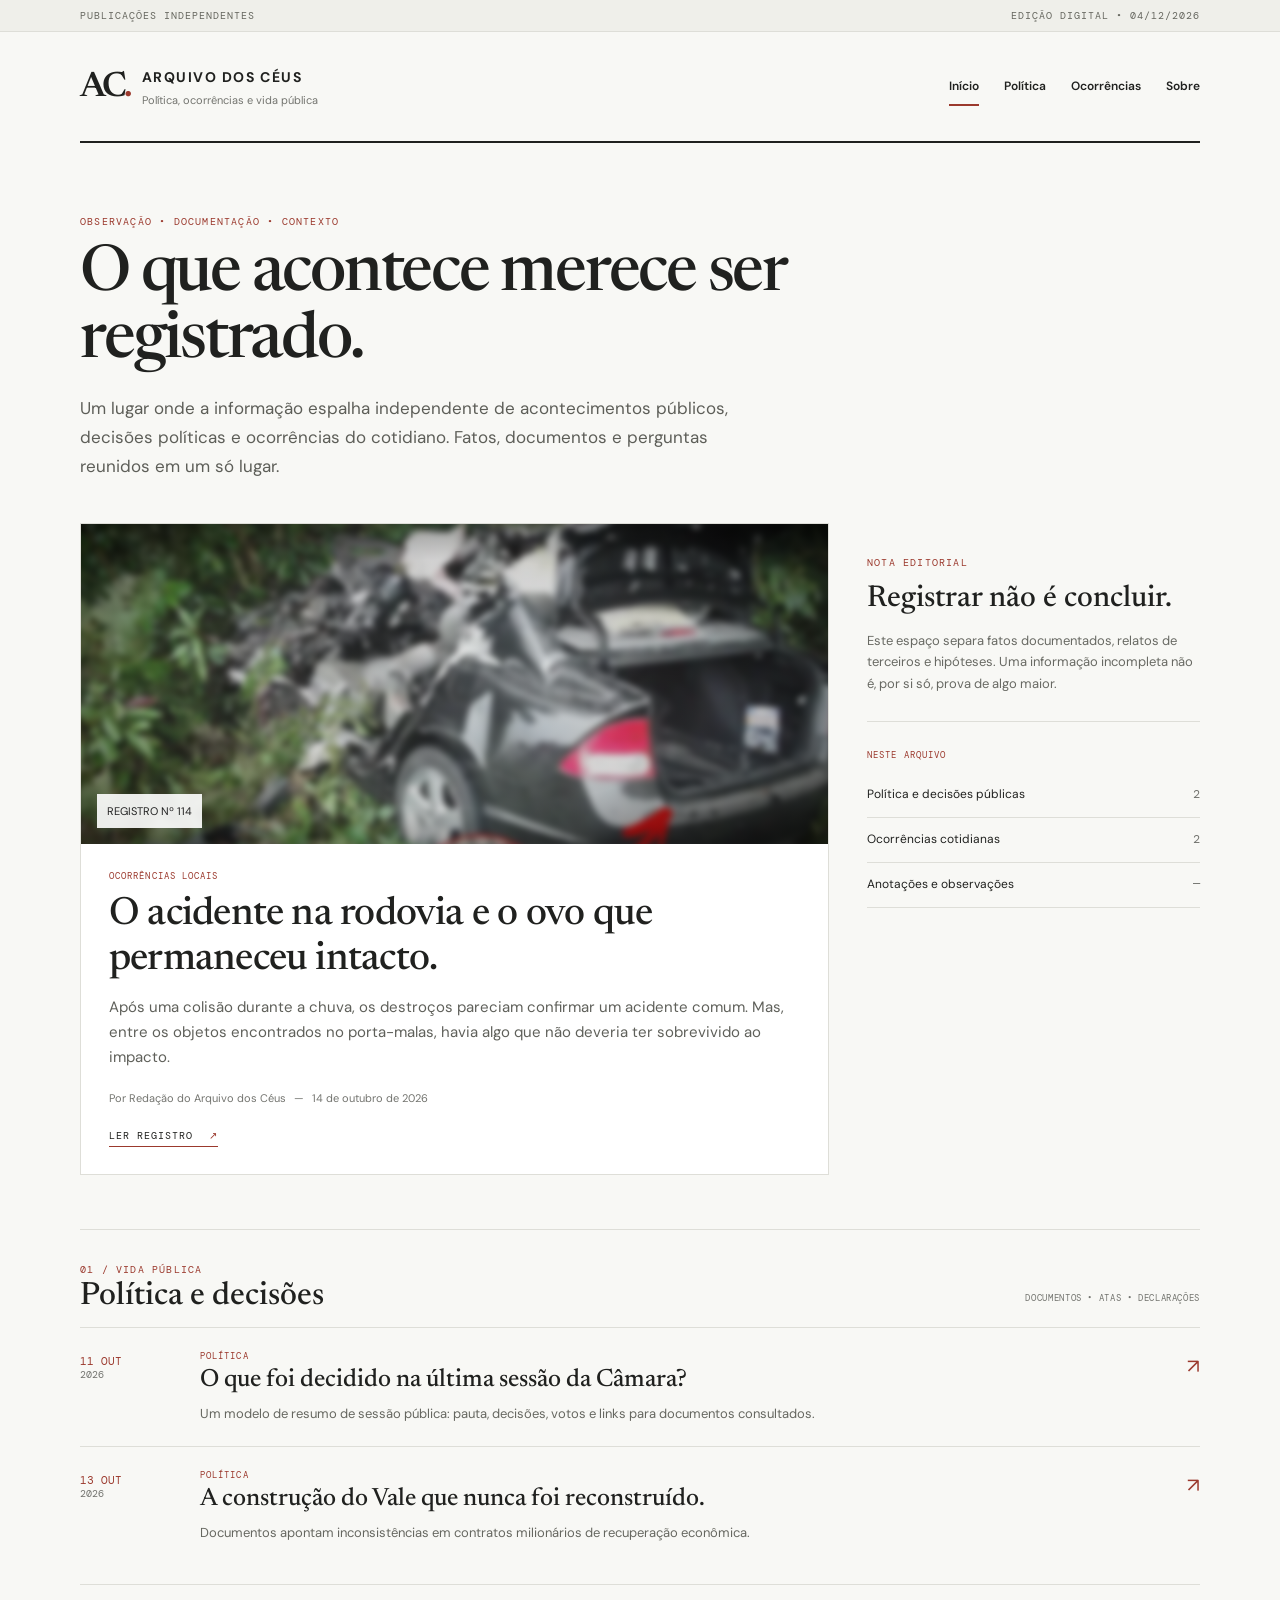
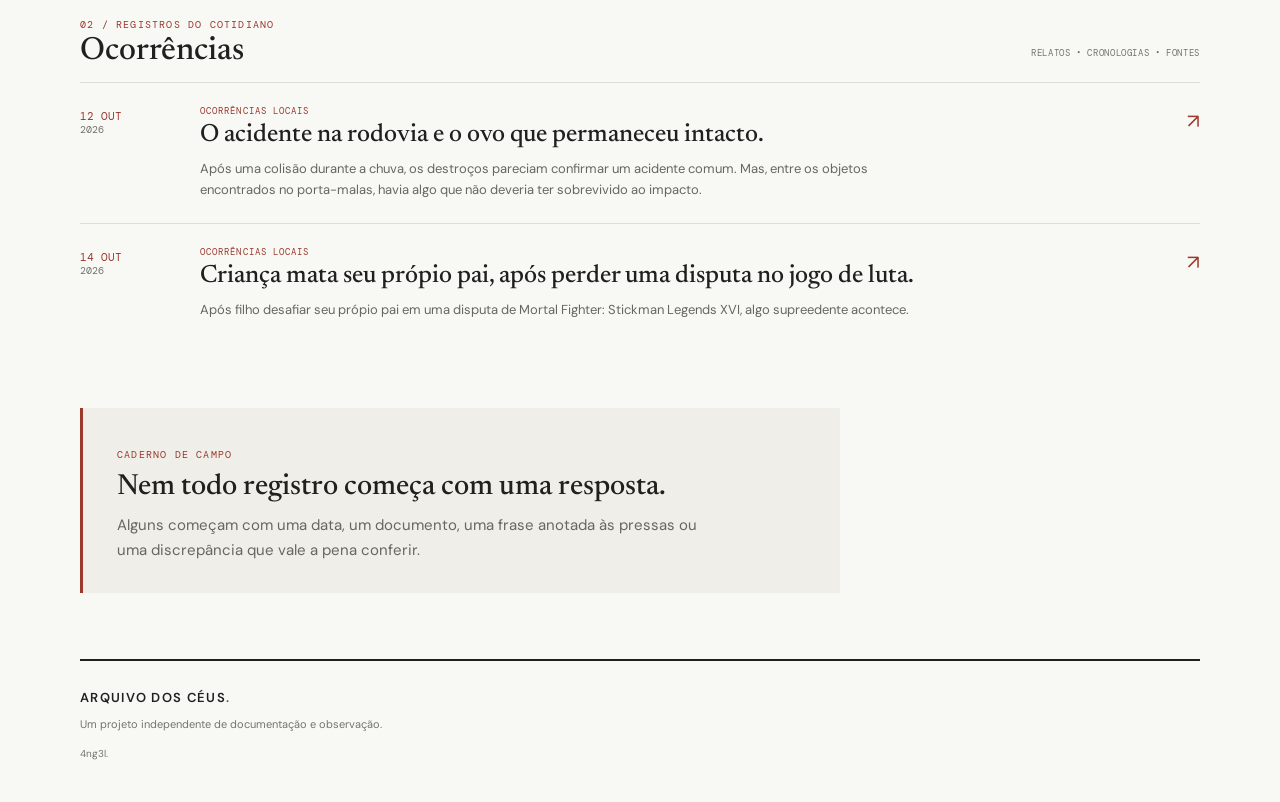
<file: index.html>
<!doctype html>
<html lang="pt-BR">
<head>
  <meta charset="utf-8">
  <meta name="viewport" content="width=device-width, initial-scale=1">
  <meta name="description" content="Angel's Heaven — registros independentes de política, ocorrências e vida pública.">
  <title>Arquivos dos Céus — Registros independentes</title>
  <link rel="stylesheet" href="css/estilo.css">
  <script src="js/site.js" defer></script>
</head>
<body>
  <div class="topline"><div class="wrap topmeta"><span>PUBLICAÇÕES INDEPENDENTES</span><span id="today">REGISTROS • EDIÇÃO DIGITAL</span></div></div>
  <header class="wrap masthead">
    <a class="brand" href="index.html" aria-label="Arquivos dos Céus, página inicial">
      <span class="brand-mark">AC<span>.</span></span>
      <span><strong>ARQUIVO DOS CÉUS</strong><small>Política, ocorrências e vida pública</small></span>
    </a>
    <nav aria-label="Navegação principal">
      <a class="active" href="index.html">Início</a>
      <a href="#politica">Política</a>
      <a href="#ocorrencias">Ocorrências</a>
      <a href="sobre.html">Sobre</a>
    </nav>
  </header>

  <main class="wrap">
    <section class="intro">
      <p class="eyebrow">OBSERVAÇÃO • DOCUMENTAÇÃO • CONTEXTO</p>
      <h1>O que acontece merece ser registrado.</h1>
      <p class="intro-copy">Um lugar onde a informação espalha independente de acontecimentos públicos, decisões políticas e ocorrências do cotidiano. Fatos, documentos e perguntas reunidos em um só lugar.</p>
    </section>

    <section class="feature-grid" aria-label="Publicação em destaque">
      <article class="lead-card">
        <div class="lead-image">
          <img src="images/ovo.png" alt="Porta mala, ovo intacto">
          <span>REGISTRO Nº 114</span>
        </div>
        <div class="lead-body">
          <p class="category">OCORRÊNCIAS LOCAIS <span></span></p>
          <h2><a href="artigos/acidente-na-rodovia.html">O acidente na rodovia e o ovo que permaneceu intacto.</a></h2>
          <p class="summary">Após uma colisão durante a chuva, os destroços pareciam confirmar um acidente comum. Mas, entre os objetos encontrados no porta-malas, havia algo que não deveria ter sobrevivido ao impacto. </p>
          <div class="byline">Por Redação do Arquivo dos Céus <span>—</span> 14 de outubro de 2026</div>
          <a class="read-link" href="artigos/acidente-na-rodovia.html">LER REGISTRO <span>↗</span></a>
        </div>
      </article>
      <aside class="side-note">
        <p class="eyebrow">NOTA EDITORIAL</p>
        <h3>Registrar não é concluir.</h3>
        <p>Este espaço separa fatos documentados, relatos de terceiros e hipóteses. Uma informação incompleta não é, por si só, prova de algo maior.</p>
        <div class="rule"></div>
        <p class="small-label">NESTE ARQUIVO</p>
        <ul class="topic-list">
          <li><a href="#politica">Política e decisões públicas <span id="contador-politico">0</span></a></li>
          <li><a href="#ocorrencias">Ocorrências cotidianas <span id="contador-ocorrencia">0</span></a></li>
          <li><a href="#anotacoes">Anotações e observações <span>—</span></a></li>
        </ul>
      </aside>
    </section>

    <section class="section-block" id="politica">
      <div class="section-heading"><div><p class="eyebrow">01 / VIDA PÚBLICA</p><h2>Política e decisões</h2></div><span class="section-note">DOCUMENTOS • ATAS • DECLARAÇÕES</span></div>
      <article data-cartegoria="politico" class="story-row">
        <div class="story-date">11 OUT <span>2026</span></div>
        <div class="story-content"><p class="category">POLÍTICA</p><h3><a href="artigos/sessao-da-camara.html">O que foi decidido na última sessão da Câmara?</a></h3><p>Um modelo de resumo de sessão pública: pauta, decisões, votos e links para documentos consultados.</p></div>
        <a class="arrow-link" href="artigos/sessao-da-camara.html" aria-label="Ler artigo">↗</a>
      </article>
      <article data-cartegoria="politico" class="story-row">
        <div class="story-date">13 OUT <span>2026</span></div>
        <div class="story-content"><p class="category">POLÍTICA</p><h3><a href="artigos/vale.html">A construção do Vale que nunca foi reconstruído.</a></h3><p>Documentos apontam inconsistências em contratos milionários de recuperação econômica.</p></div>
        <a class="arrow-link" href="artigos/vale.html" aria-label="Ler artigo">↗</a>
      </article>
    </section>

    <section class="section-block" id="ocorrencias">
      <div class="section-heading"><div><p class="eyebrow">02 / REGISTROS DO COTIDIANO</p><h2>Ocorrências</h2></div><span class="section-note">RELATOS • CRONOLOGIAS • FONTES</span></div>
      <article class="story-row" data-cartegoria="ocorrencia">
        <div class="story-date">12 OUT <span>2026</span></div>
        <div class="story-content"><p class="category">OCORRÊNCIAS LOCAIS</p><h3><a href="artigos/acidente-na-rodovia.html">O acidente na rodovia e o ovo que permaneceu intacto.</a></h3><p>Após uma colisão durante a chuva, os destroços pareciam confirmar um acidente comum. Mas, entre os objetos encontrados no porta-malas, havia algo que não deveria ter sobrevivido ao impacto.</p></div>
        <a class="arrow-link" href="artigos/acidente-na-rodovia.html" aria-label="Ler artigo">↗</a>
      </article>

      <article class="story-row" data-cartegoria="ocorrencia">
        <div class="story-date">14 OUT <span>2026</span></div>
        <div class="story-content"><p class="category">OCORRÊNCIAS LOCAIS</p><h3><a href="artigos/acidente-na-rodovia.html">Criança mata seu própio pai, após perder uma disputa no jogo de luta.</a></h3><p>Após filho desafiar seu própio pai em uma disputa de Mortal Fighter: Stickman Legends XVI, algo supreedente acontece.</p></div>
        <a class="arrow-link" href="artigos/acidente-na-rodovia.html" aria-label="Ler artigo">↗</a>
      </article>

    </section>

    <section class="newsletter" id="anotacoes">
      <p class="eyebrow">CADERNO DE CAMPO</p>
      <h2>Nem todo registro começa com uma resposta.</h2>
      <p>Alguns começam com uma data, um documento, uma frase anotada às pressas ou uma discrepância que vale a pena conferir.</p>
    </section>
  </main>

  <footer class="wrap footer">
    <a class="footer-brand" href="../index.html">ARQUIVO DOS CÉUS<span>.</span></a>
    <p>Um projeto independente de documentação e observação.</p>
    <p class="fineprint">4ng3l.</p>
  </footer>
</body>
</html>
</file>
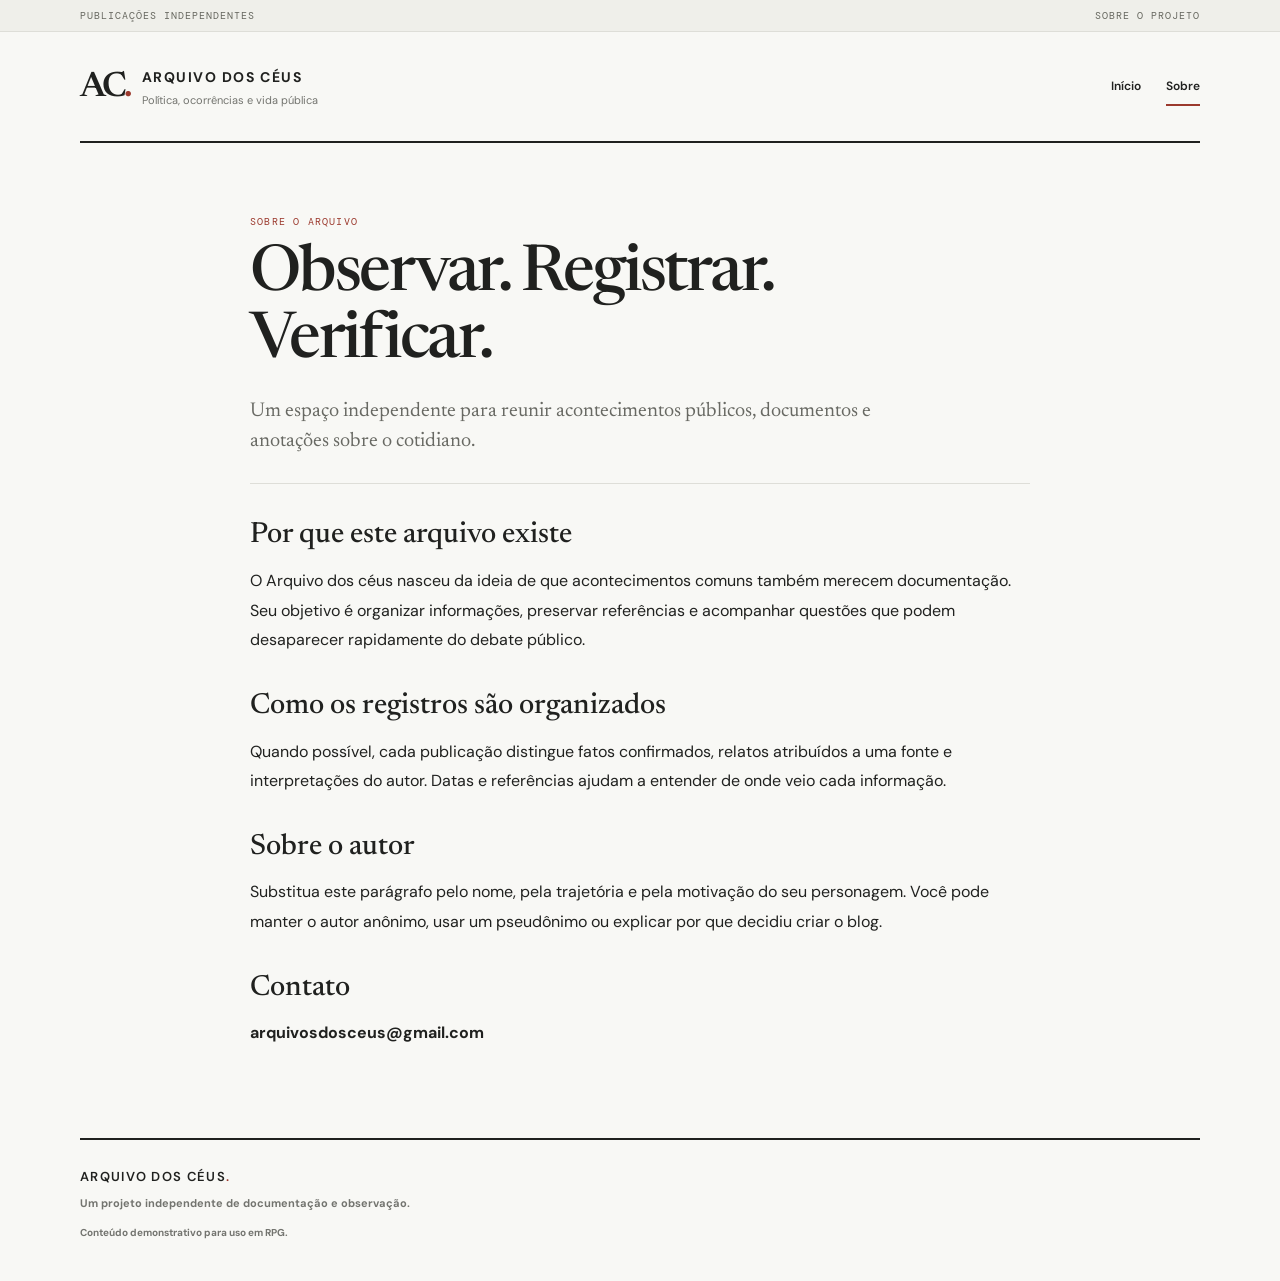
<file: sobre.html>
<!doctype html>
<html lang="pt-BR">
  <head>
    <meta charset="utf-8" />
    <meta name="viewport" content="width=device-width, initial-scale=1" />
    <title>Sobre — Arquivo dos Céus</title>
    <link rel="stylesheet" href="css/estilo.css" />
  </head>
  <body>
    <div class="topline">
      <div class="wrap topmeta">
        <span>PUBLICAÇÕES INDEPENDENTES</span><span>SOBRE O PROJETO</span>
      </div>
    </div>
    <header class="wrap masthead">
      <a class="brand" href="index.html"
        ><span class="brand-mark">AC<span>.</span></span
        ><span
          ><strong>ARQUIVO DOS CÉUS</strong
          ><small>Política, ocorrências e vida pública</small></span
        ></a
      >
      <nav>
        <a href="index.html">Início</a
        ><a class="active" href="sobre.html">Sobre</a>
      </nav>
    </header>
    <main class="wrap article-page about-page">
      <p class="eyebrow">SOBRE O ARQUIVO</p>
      <h1>Observar. Registrar. Verificar.</h1>
      <p class="article-deck">
        Um espaço independente para reunir acontecimentos públicos, documentos e
        anotações sobre o cotidiano.
      </p>
      <div class="article-rule"></div>
      <article class="prose">
        <h2>Por que este arquivo existe</h2>
        <p>
          O Arquivo dos céus nasceu da ideia de que acontecimentos comuns também
          merecem documentação. Seu objetivo é organizar informações, preservar
          referências e acompanhar questões que podem desaparecer rapidamente do
          debate público.
        </p>
        <h2>Como os registros são organizados</h2>
        <p>
          Quando possível, cada publicação distingue fatos confirmados, relatos
          atribuídos a uma fonte e interpretações do autor. Datas e referências
          ajudam a entender de onde veio cada informação.
        </p>
        <h2>Sobre o autor</h2>
        <p>
          Substitua este parágrafo pelo nome, pela trajetória e pela motivação
          do seu personagem. Você pode manter o autor anônimo, usar um
          pseudônimo ou explicar por que decidiu criar o blog.
        </p>
        <h2>Contato</h2>
        <p><strong>
          arquivosdosceus@gmail.com
        </p>
      </article>
    </main>
    <footer class="wrap footer">
      <a class="footer-brand" href="index.html">ARQUIVO DOS CÉUS<span>.</span></a>
      <p>Um projeto independente de documentação e observação.</p>
      <p class="fineprint">Conteúdo demonstrativo para uso em RPG.</p>
    </footer>
  </body>
</html>
</file>
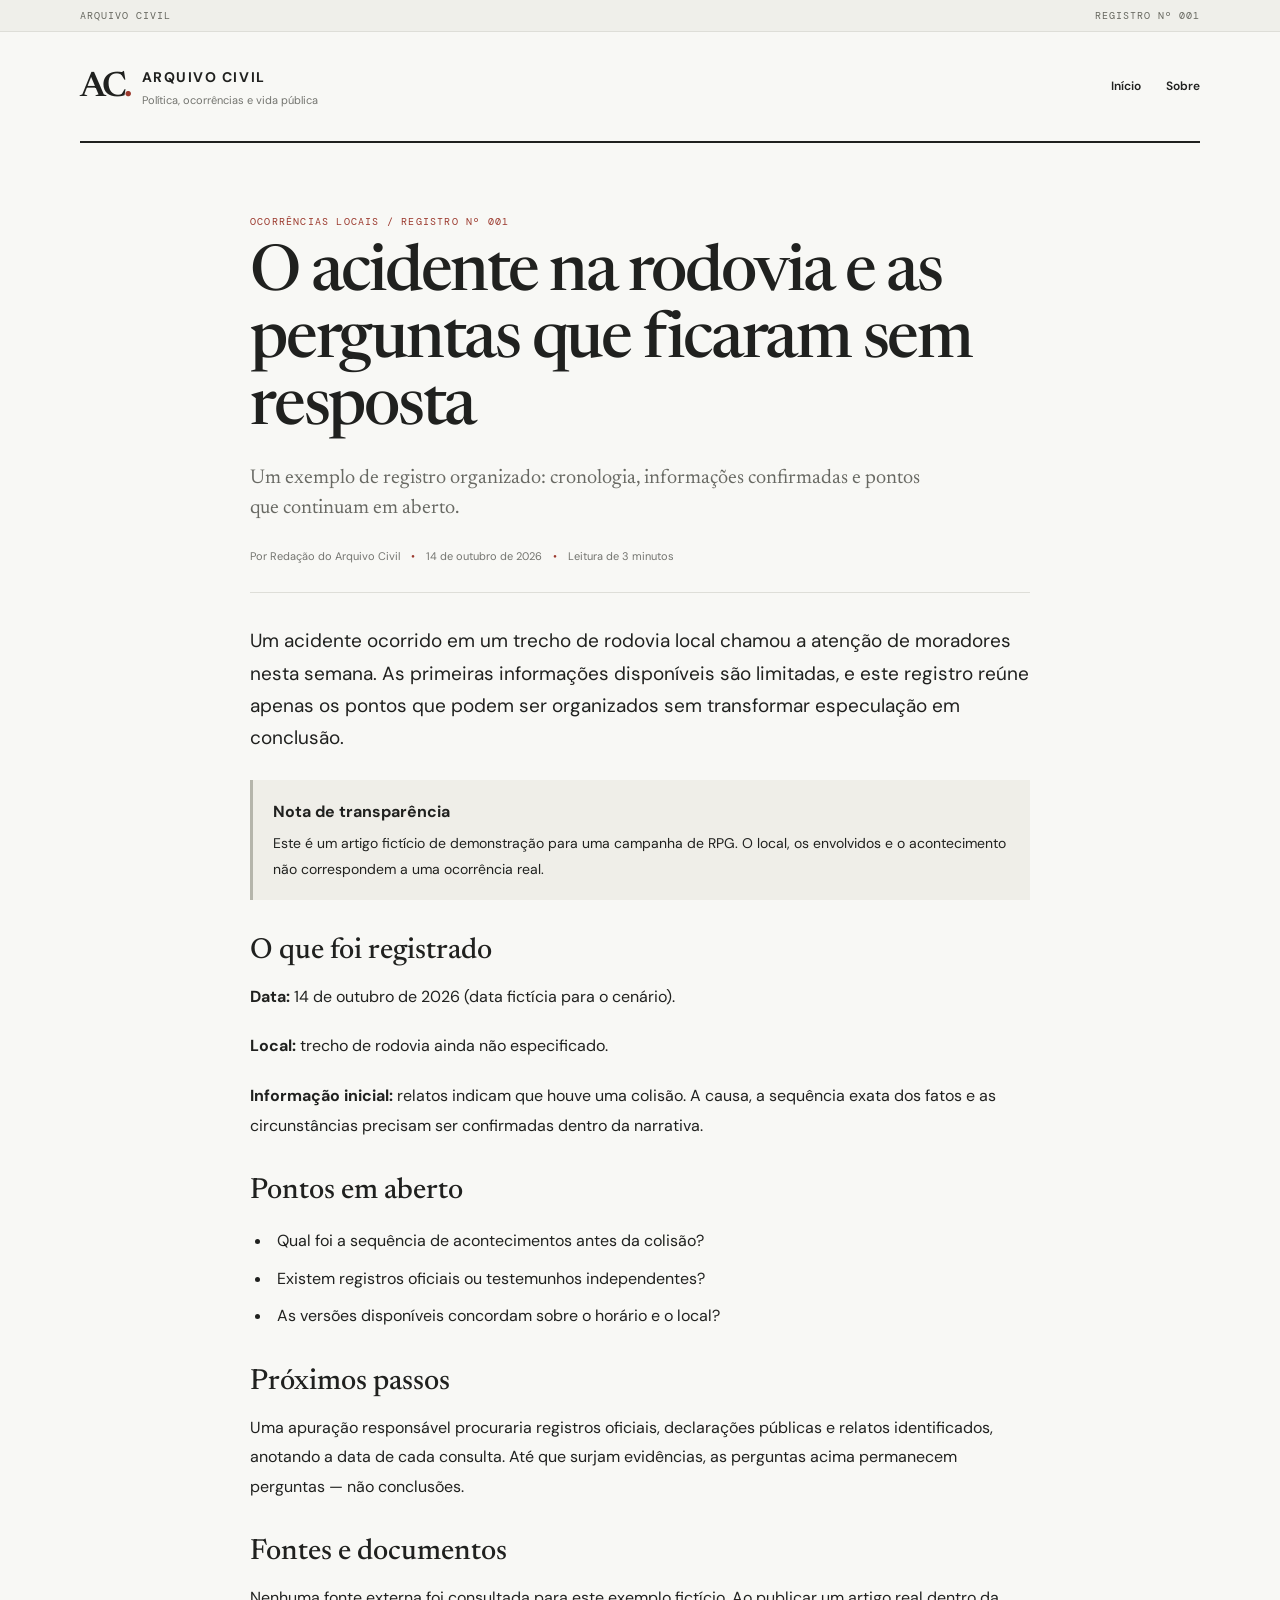
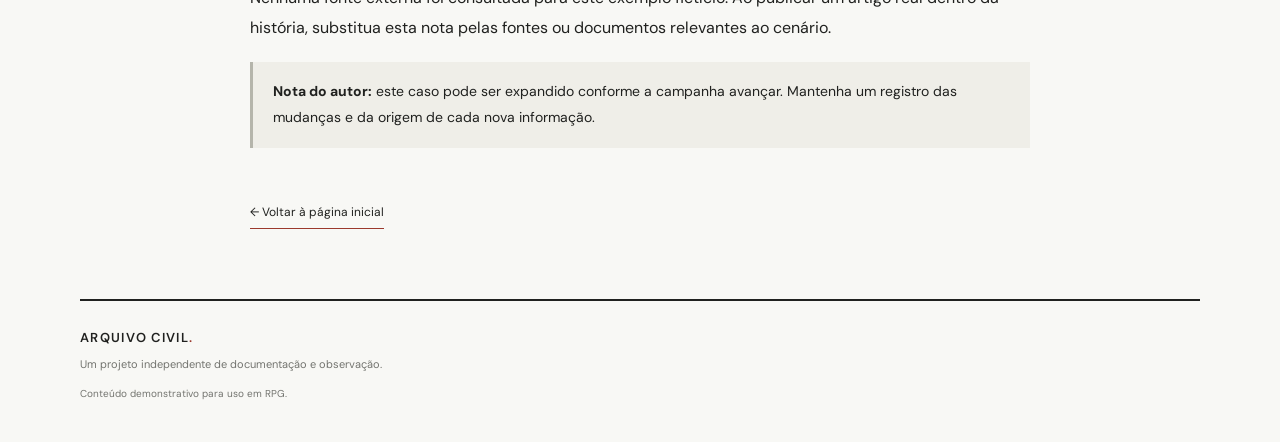
<file: artigos/acidente-na-rodovia.html>
<!doctype html>
<html lang="pt-BR">
  <head>
    <meta charset="utf-8" />
    <meta name="viewport" content="width=device-width, initial-scale=1" />
    <meta
      name="description"
      content="Modelo de registro de ocorrência do Arquivo Civil."
    />
    <title>O acidente na rodovia — Arquivo Civil</title>
    <link rel="stylesheet" href="../css/estilo.css" />
  </head>
  <body>
    <div class="topline">
      <div class="wrap topmeta">
        <span>ARQUIVO CIVIL</span><span>REGISTRO Nº 001</span>
      </div>
    </div>
    <header class="wrap masthead">
      <a class="brand" href="../index.html"
        ><span class="brand-mark">AC<span>.</span></span
        ><span
          ><strong>ARQUIVO CIVIL</strong
          ><small>Política, ocorrências e vida pública</small></span
        ></a
      >
      <nav>
        <a href="../index.html">Início</a><a href="../sobre.html">Sobre</a>
      </nav>
    </header>
    <main class="wrap article-page">
      <p class="eyebrow">OCORRÊNCIAS LOCAIS / REGISTRO Nº 001</p>
      <h1>O acidente na rodovia e as perguntas que ficaram sem resposta</h1>
      <p class="article-deck">
        Um exemplo de registro organizado: cronologia, informações confirmadas e
        pontos que continuam em aberto.
      </p>
      <div class="article-meta">
        Por Redação do Arquivo Civil <span>•</span> 14 de outubro de 2026
        <span>•</span> Leitura de 3 minutos
      </div>
      <div class="article-rule"></div>
      <article class="prose">
        <p class="lead-paragraph">
          Um acidente ocorrido em um trecho de rodovia local chamou a atenção de
          moradores nesta semana. As primeiras informações disponíveis são
          limitadas, e este registro reúne apenas os pontos que podem ser
          organizados sem transformar especulação em conclusão.
        </p>
        <div class="notice">
          <strong>Nota de transparência</strong>
          <p>
            Este é um artigo fictício de demonstração para uma campanha de RPG.
            O local, os envolvidos e o acontecimento não correspondem a uma
            ocorrência real.
          </p>
        </div>
        <h2>O que foi registrado</h2>
        <p>
          <strong>Data:</strong> 14 de outubro de 2026 (data fictícia para o
          cenário).
        </p>
        <p><strong>Local:</strong> trecho de rodovia ainda não especificado.</p>
        <p>
          <strong>Informação inicial:</strong> relatos indicam que houve uma
          colisão. A causa, a sequência exata dos fatos e as circunstâncias
          precisam ser confirmadas dentro da narrativa.
        </p>
        <h2>Pontos em aberto</h2>
        <ul>
          <li>Qual foi a sequência de acontecimentos antes da colisão?</li>
          <li>Existem registros oficiais ou testemunhos independentes?</li>
          <li>As versões disponíveis concordam sobre o horário e o local?</li>
        </ul>
        <h2>Próximos passos</h2>
        <p>
          Uma apuração responsável procuraria registros oficiais, declarações
          públicas e relatos identificados, anotando a data de cada consulta.
          Até que surjam evidências, as perguntas acima permanecem perguntas —
          não conclusões.
        </p>
        <h2>Fontes e documentos</h2>
        <p>
          Nenhuma fonte externa foi consultada para este exemplo fictício. Ao
          publicar um artigo real dentro da história, substitua esta nota pelas
          fontes ou documentos relevantes ao cenário.
        </p>
        <p class="editor-note">
          <strong>Nota do autor:</strong> este caso pode ser expandido conforme
          a campanha avançar. Mantenha um registro das mudanças e da origem de
          cada nova informação.
        </p>
      </article>
      <a class="back-link" href="../index.html">← Voltar à página inicial</a>
    </main>
    <footer class="wrap footer">
      <a class="footer-brand" href="../index.html"
        >ARQUIVO CIVIL<span>.</span></a
      >
      <p>Um projeto independente de documentação e observação.</p>
      <p class="fineprint">Conteúdo demonstrativo para uso em RPG.</p>
    </footer>
  </body>
</html>
</file>
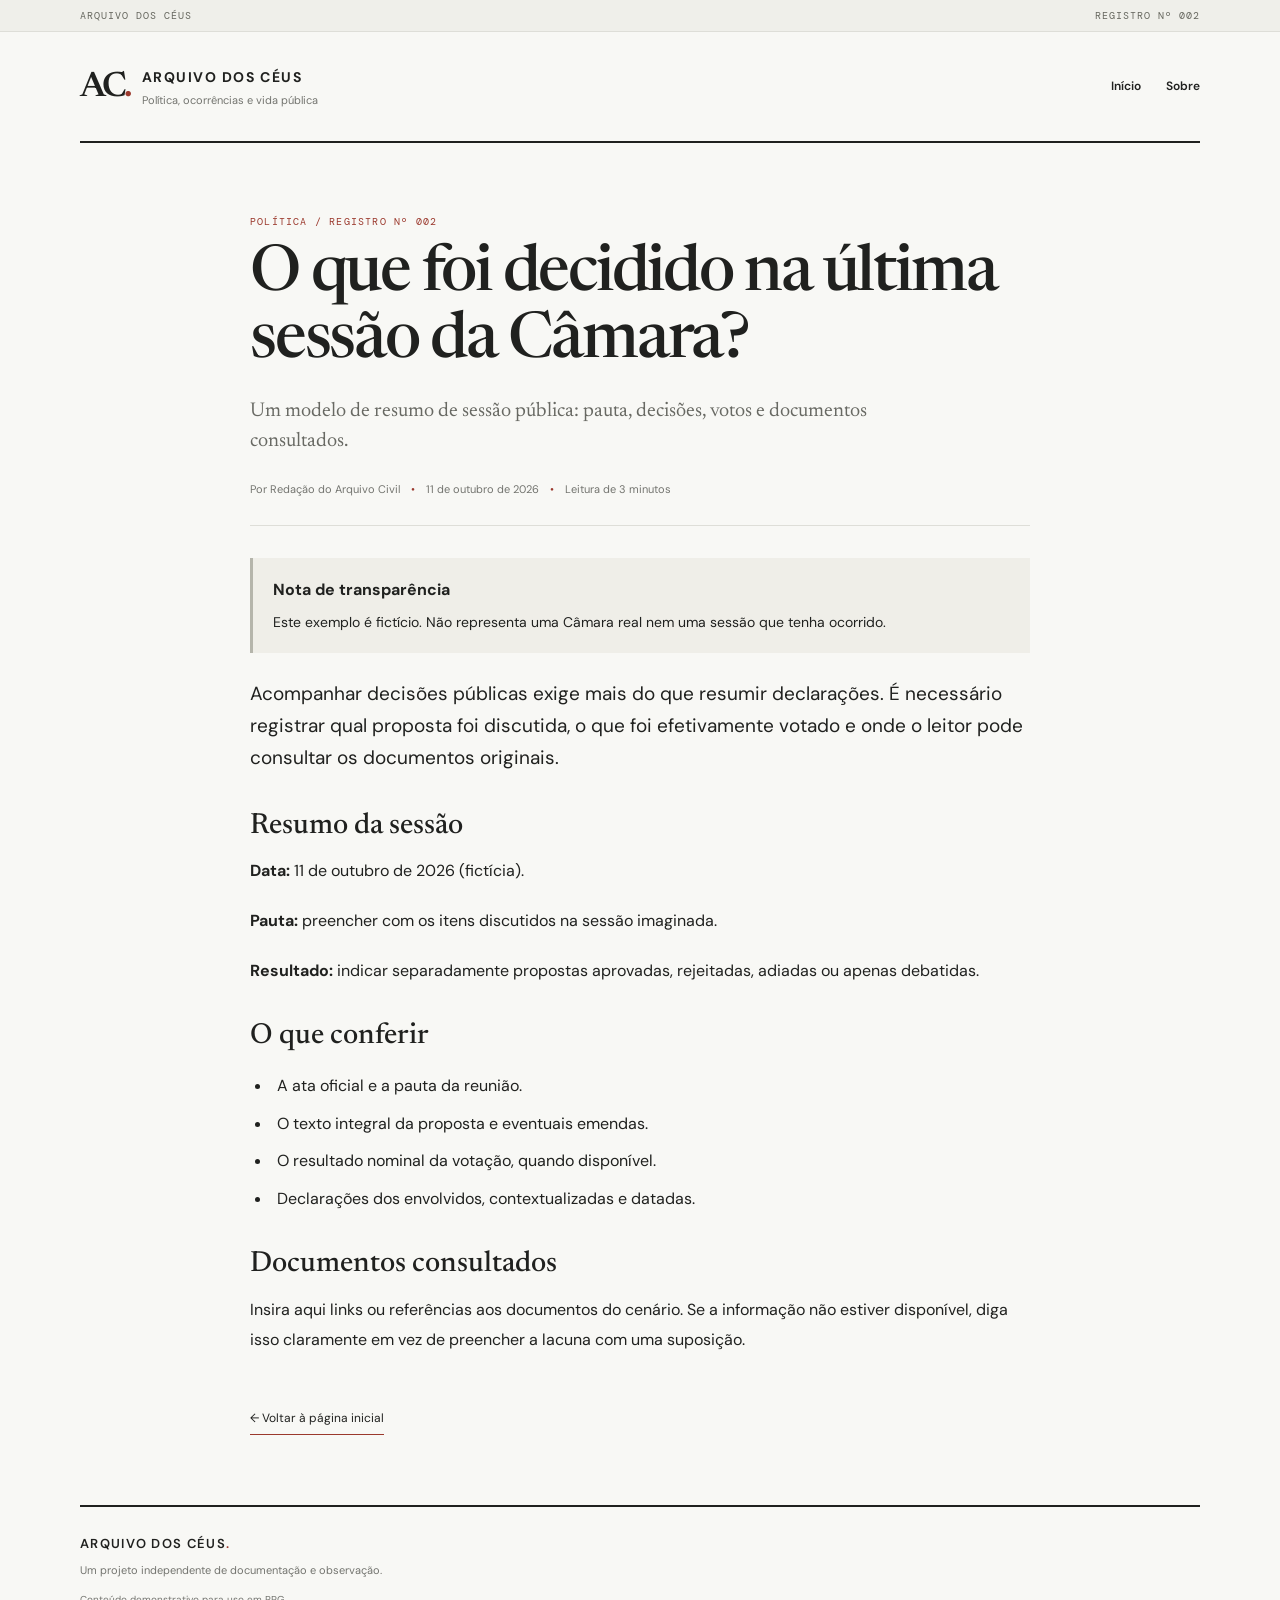
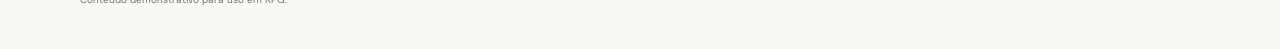
<file: artigos/sessao-da-camara.html>
<!doctype html>
<html lang="pt-BR">
  <head>
    <meta charset="utf-8" />
    <meta name="viewport" content="width=device-width, initial-scale=1" />
    <title>O que foi decidido na Câmara? — Arquivo dos Céus</title>
    <link rel="stylesheet" href="../css/estilo.css" />
  </head>
  <body>
    <div class="topline">
      <div class="wrap topmeta">
        <span>ARQUIVO DOS CÉUS</span><span>REGISTRO Nº 002</span>
      </div>
    </div>
    <header class="wrap masthead">
      <a class="brand" href="../index.html"
        ><span class="brand-mark">AC<span>.</span></span
        ><span
          ><strong>ARQUIVO DOS CÉUS</strong
          ><small>Política, ocorrências e vida pública</small></span
        ></a
      >
      <nav>
        <a href="../index.html">Início</a><a href="../sobre.html">Sobre</a>
      </nav>
    </header>
    <main class="wrap article-page">
      <p class="eyebrow">POLÍTICA / REGISTRO Nº 002</p>
      <h1>O que foi decidido na última sessão da Câmara?</h1>
      <p class="article-deck">
        Um modelo de resumo de sessão pública: pauta, decisões, votos e
        documentos consultados.
      </p>
      <div class="article-meta">
        Por Redação do Arquivo Civil <span>•</span> 11 de outubro de 2026
        <span>•</span> Leitura de 3 minutos
      </div>
      <div class="article-rule"></div>
      <article class="prose">
        <div class="notice">
          <strong>Nota de transparência</strong>
          <p>
            Este exemplo é fictício. Não representa uma Câmara real nem uma
            sessão que tenha ocorrido.
          </p>
        </div>
        <p class="lead-paragraph">
          Acompanhar decisões públicas exige mais do que resumir declarações. É
          necessário registrar qual proposta foi discutida, o que foi
          efetivamente votado e onde o leitor pode consultar os documentos
          originais.
        </p>
        <h2>Resumo da sessão</h2>
        <p><strong>Data:</strong> 11 de outubro de 2026 (fictícia).</p>
        <p>
          <strong>Pauta:</strong> preencher com os itens discutidos na sessão
          imaginada.
        </p>
        <p>
          <strong>Resultado:</strong> indicar separadamente propostas aprovadas,
          rejeitadas, adiadas ou apenas debatidas.
        </p>
        <h2>O que conferir</h2>
        <ul>
          <li>A ata oficial e a pauta da reunião.</li>
          <li>O texto integral da proposta e eventuais emendas.</li>
          <li>O resultado nominal da votação, quando disponível.</li>
          <li>Declarações dos envolvidos, contextualizadas e datadas.</li>
        </ul>
        <h2>Documentos consultados</h2>
        <p>
          Insira aqui links ou referências aos documentos do cenário. Se a
          informação não estiver disponível, diga isso claramente em vez de
          preencher a lacuna com uma suposição.
        </p>
      </article>
      <a class="back-link" href="../index.html">← Voltar à página inicial</a>
    </main>
    <footer class="wrap footer">
      <a class="footer-brand" href="../index.html"
        >ARQUIVO DOS CÉUS<span>.</span></a
      >
      <p>Um projeto independente de documentação e observação.</p>
      <p class="fineprint">Conteúdo demonstrativo para uso em RPG.</p>
    </footer>
  </body>
</html>
</file>
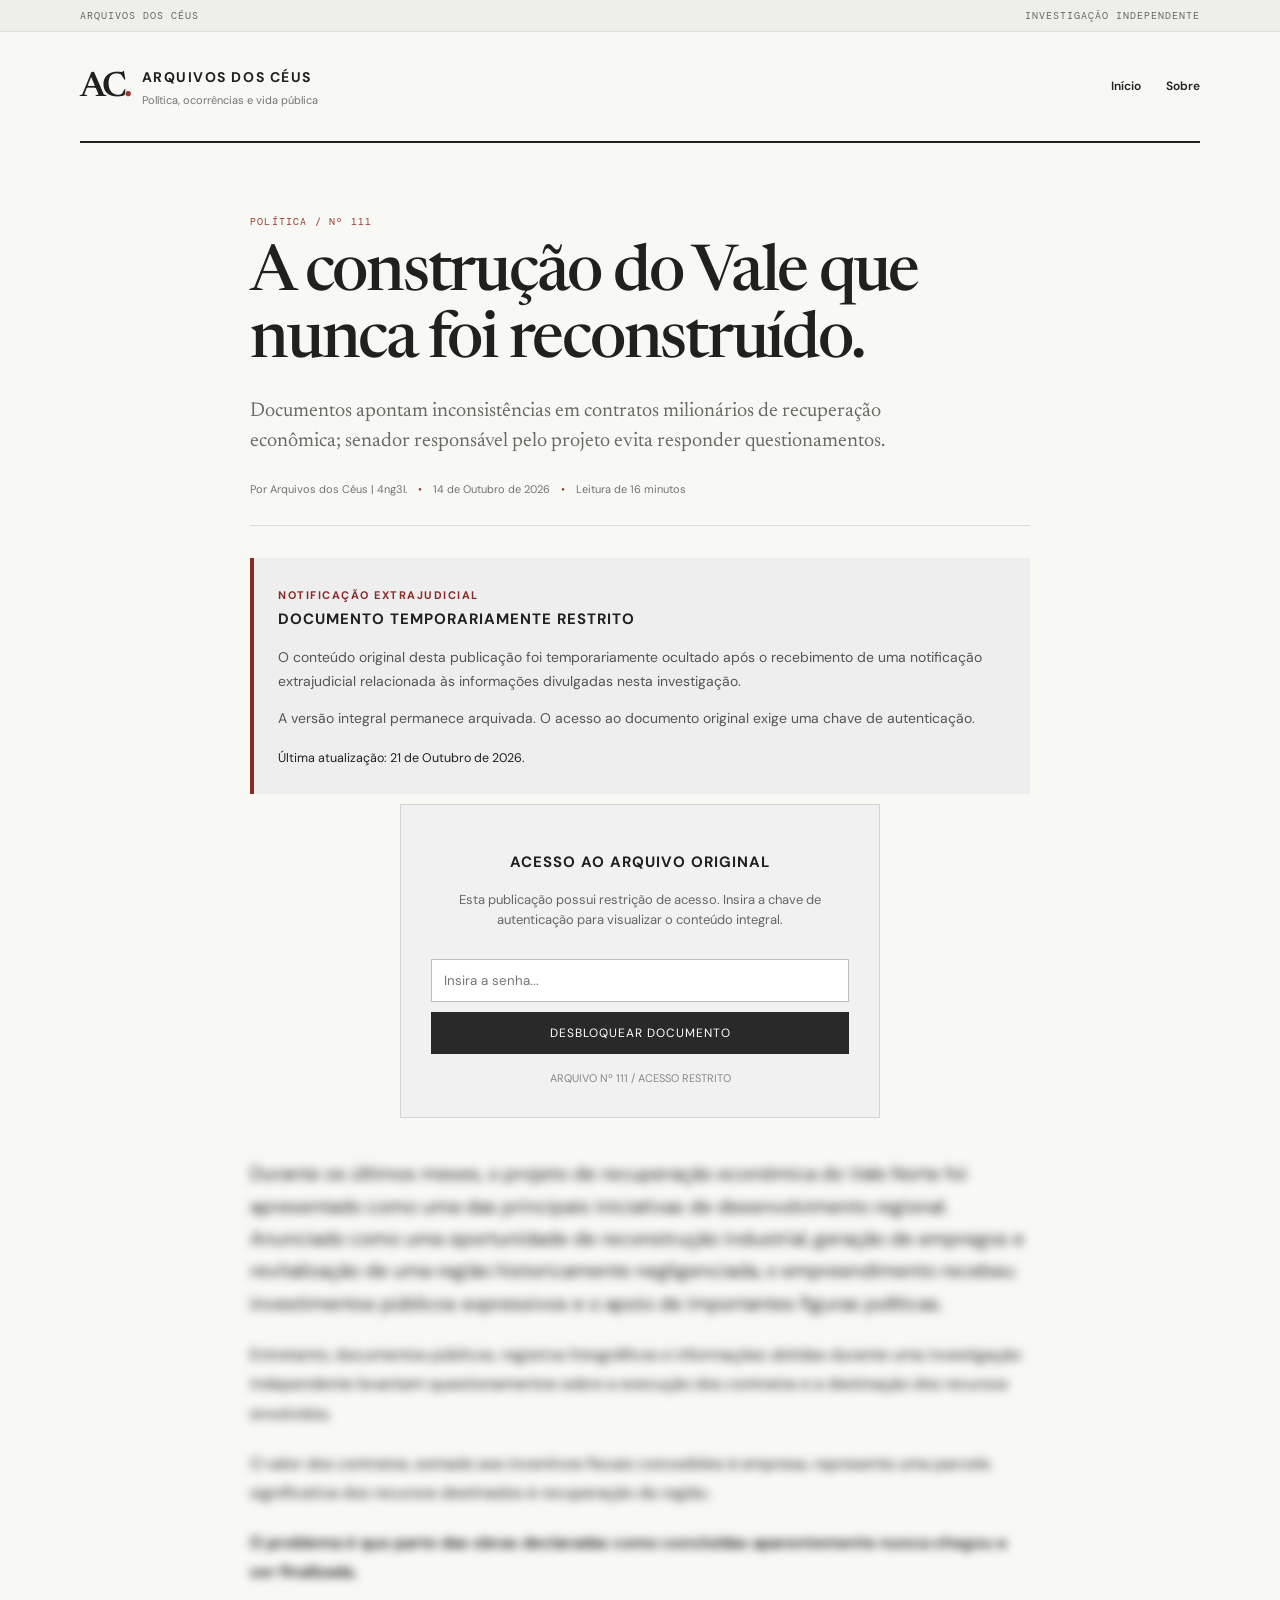
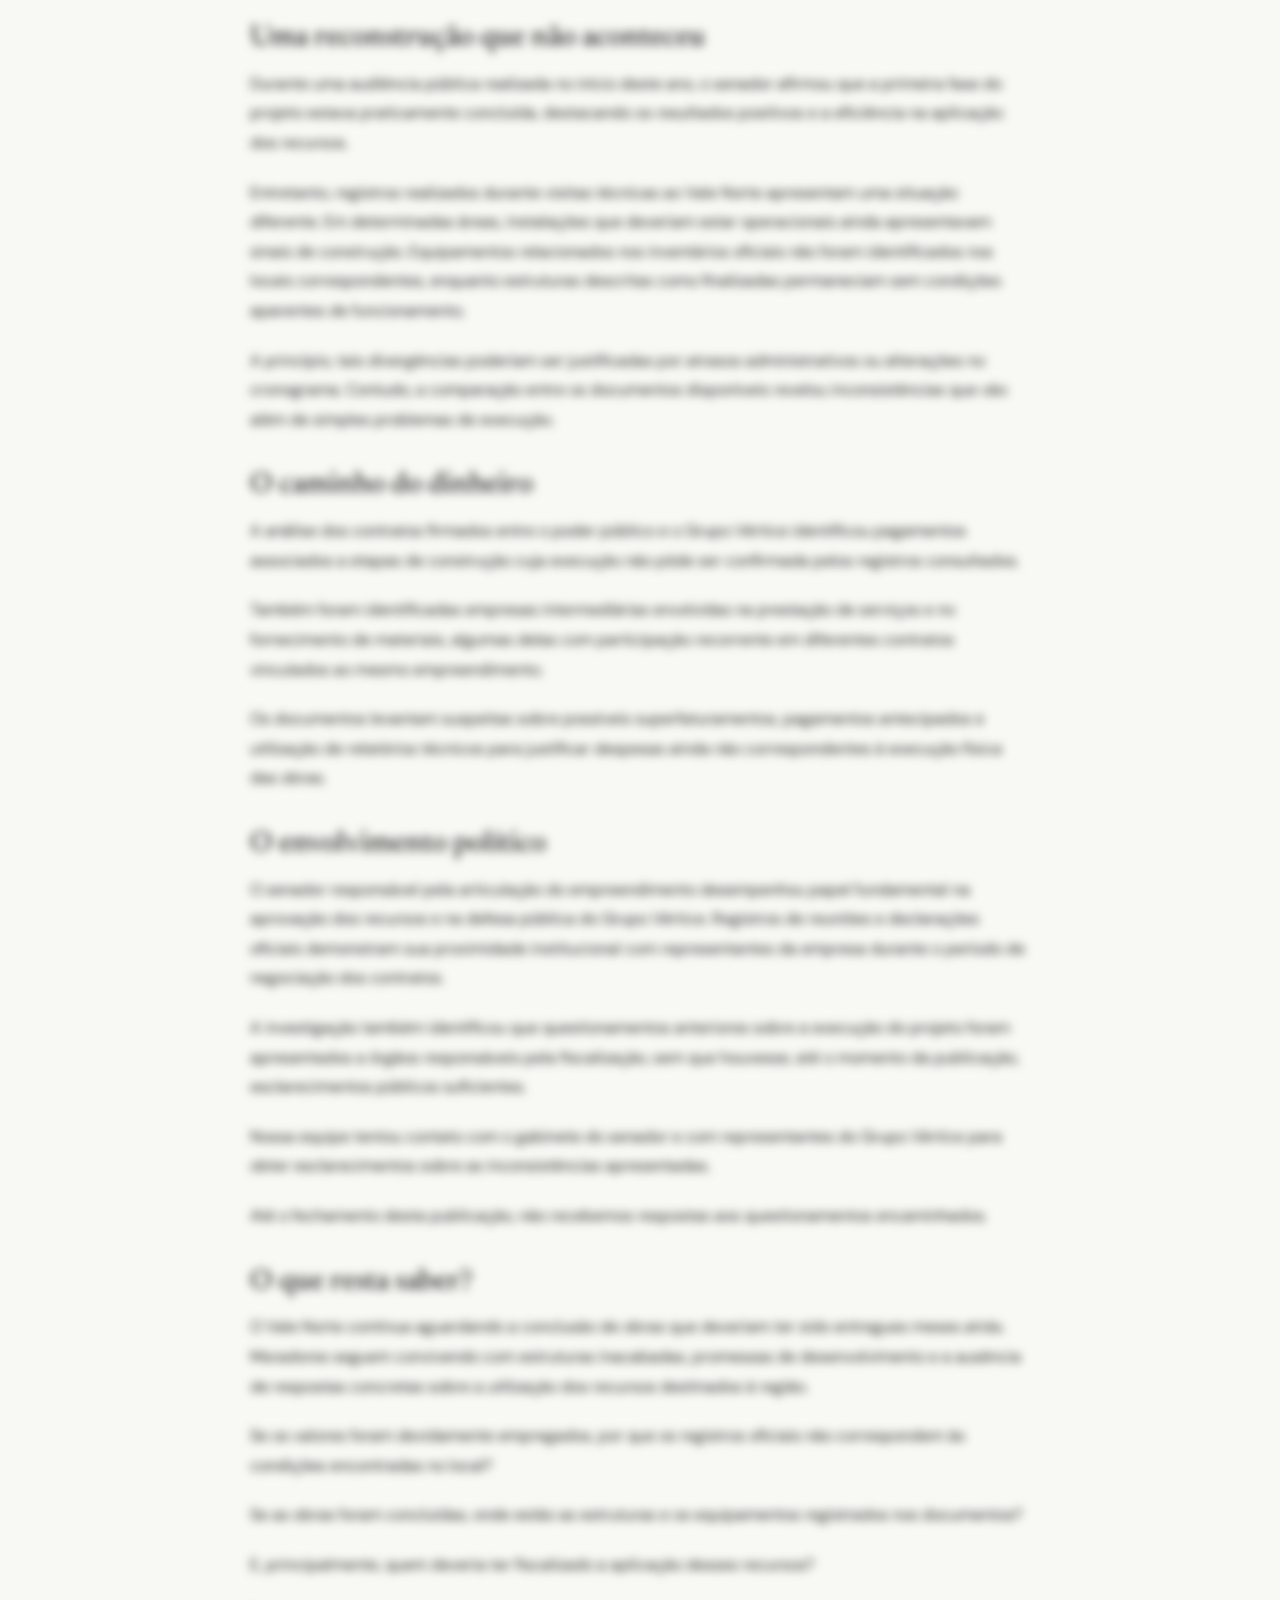
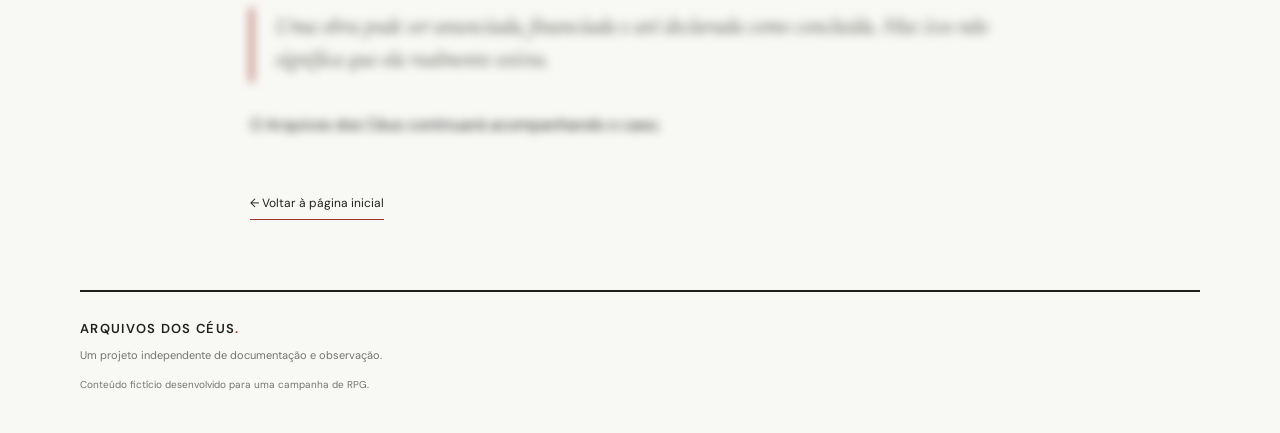
<file: artigos/vale.html>
<!doctype html>
<html lang="pt-BR">
<head>
  <meta charset="utf-8" />
  <meta name="viewport" content="width=device-width, initial-scale=1" />
  <title>O Vale que Nunca Foi Reconstruído — Arquivos dos Céus</title>
  <link rel="stylesheet" href="../css/estilo.css" />
</head>
<body>
  <div class="topline">
    <div class="wrap topmeta">
      <span>ARQUIVOS DOS CÉUS</span>
      <span>INVESTIGAÇÃO INDEPENDENTE</span>
    </div>
  </div>
  <header class="wrap masthead">
    <a class="brand" href="index.html">
      <span class="brand-mark">AC<span>.</span></span>
      <span>
        <strong>ARQUIVOS DOS CÉUS</strong>
        <small>Política, ocorrências e vida pública</small>
      </span>
    </a>
    <nav>
      <a href="index.html">Início</a>
      <a href="sobre.html">Sobre</a>
    </nav>
  </header>
  <main class="wrap article-page" id="article-page">
    <p class="eyebrow">POLÍTICA / Nº 111</p>
    <h1>A construção do Vale que nunca foi reconstruído.</h1>
    <p class="article-deck">
      Documentos apontam inconsistências em contratos milionários de recuperação econômica; senador responsável pelo projeto evita responder questionamentos.
    </p>
    <div class="article-meta">
      Por Arquivos dos Céus | 4ng3l.
      <span>•</span> 14 de Outubro de 2026
      <span>•</span> Leitura de 16 minutos
    </div>
    <div class="article-rule"></div>

    

    <section class="restriction-notice">
      <span class="restriction-label"> NOTIFICAÇÃO EXTRAJUDICIAL </span>
      <h2>DOCUMENTO TEMPORARIAMENTE RESTRITO</h2>
      <p>
        O conteúdo original desta publicação foi temporariamente ocultado após o recebimento de uma notificação extrajudicial relacionada às informações divulgadas nesta investigação.
      </p>
      <p>
        A versão integral permanece arquivada. O acesso ao documento original exige uma chave de autenticação.
      </p>
      <small>
        Última atualização: 21 de Outubro de 2026.
      </small>
    </section>
    <section class="access-box">
      <h3>ACESSO AO ARQUIVO ORIGINAL</h3>
      <p>
        Esta publicação possui restrição de acesso.
        Insira a chave de autenticação para visualizar
        o conteúdo integral.
      </p>
      <input
        type="password"
        id="access-password"
        placeholder="Insira a senha..."
        autocomplete="off"
      />
     <button id="unlock-button" type="button">
  DESBLOQUEAR DOCUMENTO
    </button>
      <p id="access-message"></p>
      <div class="access-date">
        ARQUIVO Nº 111 / ACESSO RESTRITO
      </div>
    </section>
    <div class="restricted-content locked" id="restricted-content">
      <article class="prose">
 <p class="lead-paragraph">
          Durante os últimos meses, o projeto de recuperação
          econômica do Vale Norte foi apresentado como uma das
          principais iniciativas de desenvolvimento regional.
          Anunciado como uma oportunidade de reconstrução
          industrial, geração de empregos e revitalização de
          uma região historicamente negligenciada, o
          empreendimento recebeu investimentos públicos
          expressivos e o apoio de importantes figuras políticas.
        </p>
        <p>
          Entretanto, documentos públicos, registros fotográficos
          e informações obtidas durante uma investigação
          independente levantam questionamentos sobre a execução
          dos contratos e a destinação dos recursos envolvidos.
        </p>
        <p>
          O valor dos contratos, somado aos incentivos fiscais
          concedidos à empresa, representa uma parcela
          significativa dos recursos destinados à recuperação
          da região.
        </p>
        <p>
          <strong>
            O problema é que parte das obras declaradas como
            concluídas aparentemente nunca chegou a ser finalizada.
          </strong>
        </p>
        <h2>Uma reconstrução que não aconteceu</h2>
        <p>
          Durante uma audiência pública realizada no início
          deste ano, o senador afirmou que a primeira fase
          do projeto estava praticamente concluída, destacando
          os resultados positivos e a eficiência na aplicação
          dos recursos.
        </p>
        <p>
          Entretanto, registros realizados durante
          visitas técnicas ao Vale Norte apresentam uma
          situação diferente. Em determinadas áreas, instalações que deveriam
          estar operacionais ainda apresentavam sinais de
          construção. Equipamentos relacionados nos inventários
          oficiais não foram identificados nos locais
          correspondentes, enquanto estruturas descritas como
          finalizadas permaneciam sem condições aparentes
          de funcionamento.
        </p>
        <p>
          A princípio, tais divergências poderiam ser
          justificadas por atrasos administrativos ou alterações
          no cronograma. Contudo, a comparação entre os
          documentos disponíveis revelou inconsistências
          que vão além de simples problemas de execução.
        </p>
        <h2>O caminho do dinheiro</h2>
        <p>
          A análise dos contratos firmados entre o poder público
          e o Grupo Vértice identificou pagamentos associados
          a etapas de construção cuja execução não pôde ser
          confirmada pelos registros consultados.
        </p>
        <p>
          Também foram identificadas empresas intermediárias
          envolvidas na prestação de serviços e no fornecimento
          de materiais, algumas delas com participação
          recorrente em diferentes contratos vinculados
          ao mesmo empreendimento.
        </p>
        <p>
          Os documentos levantam suspeitas sobre possíveis
          superfaturamentos, pagamentos antecipados e utilização
          de relatórios técnicos para justificar despesas ainda
          não correspondentes à execução física das obras.
        </p>
        <h2>O envolvimento político</h2>
        <p>
          O senador responsável pela articulação do
          empreendimento desempenhou papel fundamental
          na aprovação dos recursos e na defesa pública
          do Grupo Vértice. Registros de reuniões e declarações oficiais
          demonstram sua proximidade institucional com
          representantes da empresa durante o período
          de negociação dos contratos.
        </p>
        <p>
          A investigação também identificou que
          questionamentos anteriores sobre a execução
          do projeto foram apresentados a órgãos
          responsáveis pela fiscalização, sem que
          houvesse, até o momento da publicação,
          esclarecimentos públicos suficientes.
        </p>
        <p>
          Nossa equipe tentou contato com o gabinete
          do senador e com representantes do Grupo Vértice
          para obter esclarecimentos sobre as inconsistências
          apresentadas.
        </p>
        <p>
          Até o fechamento desta publicação, não recebemos
          respostas aos questionamentos encaminhados.
        </p>
        <h2>O que resta saber?</h2>
        <p>
          O Vale Norte continua aguardando a conclusão
          de obras que deveriam ter sido entregues meses
          atrás. Moradores seguem convivendo com estruturas
          inacabadas, promessas de desenvolvimento e a
          ausência de respostas concretas sobre a utilização
          dos recursos destinados à região.
        </p>
        <p>
          Se os valores foram devidamente empregados,
          por que os registros oficiais não correspondem
          às condições encontradas no local?
        </p>
        <p>
          Se as obras foram concluídas, onde estão as
          estruturas e os equipamentos registrados
          nos documentos?
        </p>
        <p>
          E, principalmente, quem deveria ter fiscalizado
          a aplicação desses recursos?
        </p>
        <blockquote>
          Uma obra pode ser anunciada, financiada e até
          declarada como concluída. Mas isso não significa
          que ela realmente exista.
        </blockquote>
        <p>
          O Arquivos dos Céus continuará acompanhando o caso.
        </p>
        <div class="private-message">
          <p>
            Se você está lendo isso, significa que encontrou
            uma maneira de chegar até aqui.
          </p>
          <p>
            Não sei quem você é, nem como conseguiu a chave.
            Mas, se chegou até este ponto, talvez já tenha
            percebido que algumas histórias são escondidas
            por motivos que vão muito além de processos judiciais.
          </p>
          <p>— 4ng3l</p>
        </div>

      </article>

    </div>
    <a class="back-link" href="index.html">
      ← Voltar à página inicial
    </a>
  </main>
  <footer class="wrap footer">
    <a class="footer-brand" href="index.html">
      ARQUIVOS DOS CÉUS<span>.</span>
    </a>
    <p>
      Um projeto independente de documentação e observação.
    </p>
    <p class="fineprint">
      Conteúdo fictício desenvolvido para uma campanha de RPG.
    </p>
  </footer>
   <script src="../js/bloq.js"></script>
</body>
</html>
</file>
<file: css/estilo.css>
@import url("https://fonts.googleapis.com/css2?family=DM+Mono:wght@400;500&family=DM+Sans:wght@400;500;600;700&family=Newsreader:opsz,wght@6..72,400;6..72,500;6..72,600&display=swap");
:root {
  --ink: #20211f;
  --muted: #73746f;
  --line: #deded8;
  --paper: #f8f8f5;
  --white: #fff;
  --accent: #9b392d;
  --soft: #efeee8;
}
* {
  box-sizing: border-box;
}
html {
  scroll-behavior: smooth;
}
body {
  margin: 0;
  background: var(--paper);
  color: var(--ink);
  font-family: "DM Sans", Arial, sans-serif;
  font-size: 15px;
  line-height: 1.65;
}
a {
  color: inherit;
  text-decoration: none;
}
a:hover {
  color: var(--accent);
}
.wrap {
  width: min(1120px, calc(100% - 48px));
  margin: 0 auto;
}
.topline {
  border-bottom: 1px solid var(--line);
  background: #efefea;
  font:
    10px "DM Mono",
    monospace;
  letter-spacing: 0.1em;
  color: #66675f;
}
.topmeta {
  display: flex;
  justify-content: space-between;
  padding: 9px 0;
}
.masthead {
  display: flex;
  justify-content: space-between;
  align-items: center;
  gap: 24px;
  padding: 27px 0 24px;
  border-bottom: 2px solid var(--ink);
}
.brand {
  display: flex;
  align-items: center;
  gap: 12px;
}
.brand-mark {
  font-family: "Newsreader", serif;
  font-size: 35px;
  font-weight: 600;
  letter-spacing: -0.08em;
}
.brand-mark span,
.footer-brand span {
  color: var(--accent);
}
.brand strong {
  display: block;
  font-size: 14px;
  letter-spacing: 0.11em;
}
.brand small {
  display: block;
  color: var(--muted);
  font-size: 11px;
  margin-top: 2px;
}
.masthead nav {
  display: flex;
  gap: 25px;
  font-size: 12px;
  font-weight: 600;
}
.masthead nav a {
  padding: 7px 0;
  border-bottom: 2px solid transparent;
}
.masthead nav a:hover,
.masthead nav a.active {
  border-color: var(--accent);
  color: var(--ink);
}
.intro {
  padding: 62px 0 42px;
  max-width: 760px;
}
.eyebrow,
.category,
.small-label {
  font:
    10px "DM Mono",
    monospace;
  letter-spacing: 0.12em;
  color: var(--accent);
}
.intro h1,
.article-page h1 {
  font:
    500 clamp(38px, 6vw, 64px)/1.05 "Newsreader",
    Georgia,
    serif;
  letter-spacing: -0.035em;
  margin: 14px 0 18px;
}
.intro-copy {
  font-size: 17px;
  line-height: 1.7;
  color: #5d5e58;
  max-width: 690px;
  margin: 0;
}
.feature-grid {
  display: grid;
  grid-template-columns: minmax(0, 1.8fr) minmax(240px, 0.8fr);
  gap: 38px;
  padding-bottom: 54px;
}
.lead-card {
  background: var(--white);
  border: 1px solid var(--line);
}
.lead-image {
    position: relative;
    height: 320px;
    overflow: hidden;
    background: #d0d0ca;
}

.lead-image img {
    width: 100%;
    height: 100%;
    object-fit: cover;
    display: block;
    filter: blur(3px);
    transform: scale(1.03);
}

.lead-image::after {
    content: "";
    position: absolute;
    inset: 0;
    background:
        radial-gradient(
            ellipse at center,
            rgba(150, 150, 145, 0.20) 0%,
            rgba(70, 70, 68, 0.25) 55%,
            rgba(0, 0, 0, 0.75) 100%
        );
    pointer-events: none;
}

.lead-image span {
    position: absolute;
    bottom: 16px;
    left: 16px;
    z-index: 2;
    padding: 8px 10px;
    background: rgba(255, 255, 255, 0.9);
    color: #222;
    font-size: 11px;
}
.lead-body {
  padding: 26px 28px 27px;
}
.category {
  margin: 0 0 11px;
  font-size: 9px;
}
.category span {
  padding: 0 5px;
  color: #aaa;
}
.lead-body h2 {
  font:
    500 clamp(27px, 3.4vw, 39px)/1.15 "Newsreader",
    Georgia,
    serif;
  margin: 0 0 13px;
  letter-spacing: -0.02em;
}
.summary {
  color: #5f605a;
  margin: 0 0 19px;
}
.byline,
.article-meta {
  font-size: 11px;
  color: var(--muted);
}
.byline span {
  padding: 0 5px;
}
.read-link {
  display: inline-block;
  margin-top: 22px;
  padding-bottom: 4px;
  border-bottom: 1px solid var(--accent);
  font:
    10px "DM Mono",
    monospace;
  letter-spacing: 0.1em;
}
.read-link span {
  color: var(--accent);
  padding-left: 9px;
}
.side-note {
  padding: 23px 0 0;
}
.side-note h3 {
  font:
    500 30px/1.1 "Newsreader",
    serif;
  margin: 14px 0;
}
.side-note > p:not(.eyebrow):not(.small-label) {
  color: #686963;
  font-size: 13px;
}
.rule {
  height: 1px;
  background: var(--line);
  margin: 27px 0;
}
.small-label {
  font-size: 9px;
}
.topic-list {
  padding: 0;
  list-style: none;
  margin: 12px 0;
}
.topic-list li {
  border-bottom: 1px solid var(--line);
  padding: 12px 0;
  font-size: 12px;
}
.topic-list li span {
  float: right;
  color: var(--muted);
  font-family: "DM Mono", monospace;
}
.section-block {
  border-top: 1px solid var(--line);
  padding: 33px 0 18px;
}
.section-heading {
  display: flex;
  justify-content: space-between;
  align-items: end;
  gap: 20px;
  margin-bottom: 15px;
}
.section-heading .eyebrow {
  margin: 0 0 4px;
}
.section-heading h2 {
  font:
    500 32px "Newsreader",
    serif;
  margin: 0;
}
.section-note {
  font:
    9px "DM Mono",
    monospace;
  letter-spacing: 0.07em;
  color: var(--muted);
  padding-bottom: 8px;
}
.story-row {
  display: grid;
  grid-template-columns: 100px 1fr 28px;
  gap: 20px;
  align-items: start;
  border-top: 1px solid var(--line);
  padding: 22px 0;
}
.story-date {
  font:
    11px "DM Mono",
    monospace;
  color: var(--accent);
  padding-top: 4px;
}
.story-date span {
  display: block;
  color: var(--muted);
  font-size: 10px;
}
.story-content .category {
  margin: 0 0 4px;
}
.story-content h3 {
  font:
    500 25px/1.2 "Newsreader",
    serif;
  margin: 0 0 7px;
}
.story-content > p:last-child {
  margin: 0;
  color: #666760;
  font-size: 13px;
  max-width: 720px;
}
.arrow-link {
  font-size: 20px;
  color: var(--accent);
  text-align: right;
}
.newsletter {
  margin: 48px 0 66px;
  padding: 30px 34px;
  background: var(--soft);
  border-left: 3px solid var(--accent);
  max-width: 760px;
}
.newsletter h2 {
  font:
    500 29px/1.15 "Newsreader",
    serif;
  margin: 7px 0 9px;
}
.newsletter p:last-child {
  color: #666760;
  margin: 0;
  max-width: 600px;
}
.footer {
  border-top: 2px solid var(--ink);
  padding: 24px 0 35px;
  margin-top: 45px;
}
.footer-brand {
  font:
    600 13px "DM Sans",
    sans-serif;
  letter-spacing: 0.1em;
}
.footer p {
  margin: 5px 0;
  color: var(--muted);
  font-size: 11px;
}
.footer .fineprint {
  font-size: 10px;
  margin-top: 13px;
}
.article-page {
  max-width: 780px;
  padding: 62px 0 25px;
}
.article-page > .eyebrow {
  margin-bottom: 14px;
}
.article-page h1 {
  max-width: 760px;
}
.article-deck {
  font:
    20px/1.5 "Newsreader",
    Georgia,
    serif;
  color: #686963;
  max-width: 680px;
}
.article-meta {
  margin: 24px 0;
}
.article-meta span {
  padding: 0 8px;
  color: var(--accent);
}
.article-rule {
  height: 1px;
  background: var(--line);
  margin: 27px 0 32px;
}
.prose {
  font-size: 16px;
  line-height: 1.85;
}
.prose p {
  margin: 0 0 20px;
}
.prose h2 {
  font:
    500 29px/1.2 "Newsreader",
    serif;
  margin: 35px 0 12px;
}
.prose .lead-paragraph {
  font-size: 19px;
  line-height: 1.7;
}
.prose ul {
  padding-left: 22px;
  margin-bottom: 23px;
}
.prose li {
  padding-left: 5px;
  margin-bottom: 8px;
}
.prose blockquote {
  border-left: 3px solid var(--accent);
  margin: 28px 0;
  padding: 4px 0 4px 22px;
  font:
    italic 22px/1.5 "Newsreader",
    serif;
  color: #5f605a;
}
.notice,
.editor-note {
  background: var(--soft);
  padding: 17px 20px;
  border-left: 3px solid #b5b5ab;
  margin: 25px 0;
}
.notice p {
  margin: 5px 0 0;
  font-size: 14px;
}
.editor-note {
  font-size: 14px;
}
.back-link {
  display: inline-block;
  margin-top: 35px;
  font-size: 12px;
  border-bottom: 1px solid var(--accent);
  padding-bottom: 5px;
}
.about-page {
  min-height: 55vh;
}
@media (max-width: 720px) {
  .wrap {
    width: min(100% - 32px, 1120px);
  }
  .masthead {
    align-items: flex-start;
    flex-direction: column;
    padding: 20px 0;
  }
  .masthead nav {
    gap: 17px;
    flex-wrap: wrap;
  }
  .intro {
    padding: 43px 0 30px;
  }
  .feature-grid {
    grid-template-columns: 1fr;
    gap: 20px;
  }
  .side-note {
    padding: 10px 0;
  }
  .lead-image {
    min-height: 150px;
  }
  .lead-body {
    padding: 22px;
  }
  .section-heading {
    align-items: flex-start;
    flex-direction: column;
    gap: 4px;
  }
  .section-note {
    padding: 0;
  }
  .story-row {
    grid-template-columns: 65px 1fr 18px;
    gap: 12px;
  }
  .story-content h3 {
    font-size: 22px;
  }
  .article-page {
    padding-top: 42px;
  }
  .article-deck {
    font-size: 18px;
  }
  .topmeta {
    font-size: 8px;
    gap: 12px;
  }
  .newsletter {
    padding: 24px;
    margin: 36px 0 48px;
  }
}


    .restriction-notice {
      margin: 30px 0;
      padding: 24px;
      background: #eeeeee;
      border-left: 4px solid #8c2929;
    }
    .restriction-notice h2 {
      font-size: 15px;
      letter-spacing: 1px;
      margin-top: 0;
    }
    .restriction-notice p {
      font-size: 14px;
      line-height: 1.7;
      color: #555;
    }
    .restriction-label {
      font-size: 11px;
      letter-spacing: 1.5px;
      color: #8c2929;
      font-weight: bold;
    }
    .restricted-content {
      position: relative;
      transition: filter .5s ease;
    }
    .restricted-content.locked {
      filter: blur(5px);
      user-select: none;
      pointer-events: none;
    }
    .access-box {
      position: relative;
      z-index: 2;
      margin: -20px auto 40px;
      padding: 30px;
      max-width: 480px;
      text-align: center;
      background: #f1f1f1;
      border: 1px solid #d5d5d5;
    }
    .access-box h3 {
      font-size: 15px;
      letter-spacing: 1px;
    }
    .access-box p {
      font-size: 13px;
      color: #666;
      line-height: 1.6;
    }
    .access-box input {
      box-sizing: border-box;
      width: 100%;
      padding: 12px;
      margin: 15px 0 10px;
      border: 1px solid #bbb;
      background: white;
      font-family: inherit;
    }
    .access-box button {
      width: 100%;
      padding: 13px;
      border: none;
      background: #292929;
      color: white;
      cursor: pointer;
      font-size: 12px;
      letter-spacing: 1px;
      font-family: inherit;
    }
    .access-box button:hover {
      background: #555;
    }

    #access-message {
      margin-top: 12px;
      font-size: 12px;
      color: #9b2929;
    }
    .private-message {
      display: none;
      margin: 25px 0;
      padding: 20px;
      background: #e9e9e9;
      border-left: 3px solid #292929;
      font-style: italic;
    }
    .article-page.unlocked .private-message {
      display: block;
    }
    .article-page.unlocked .access-box {
      display: none;
    }
    .article-page.unlocked .restricted-content {
      filter: none;
      user-select: auto;
      pointer-events: auto;
    }
    .access-date {
      font-size: 11px;
      color: #888;
      margin-top: 15px;
    }
</file>
